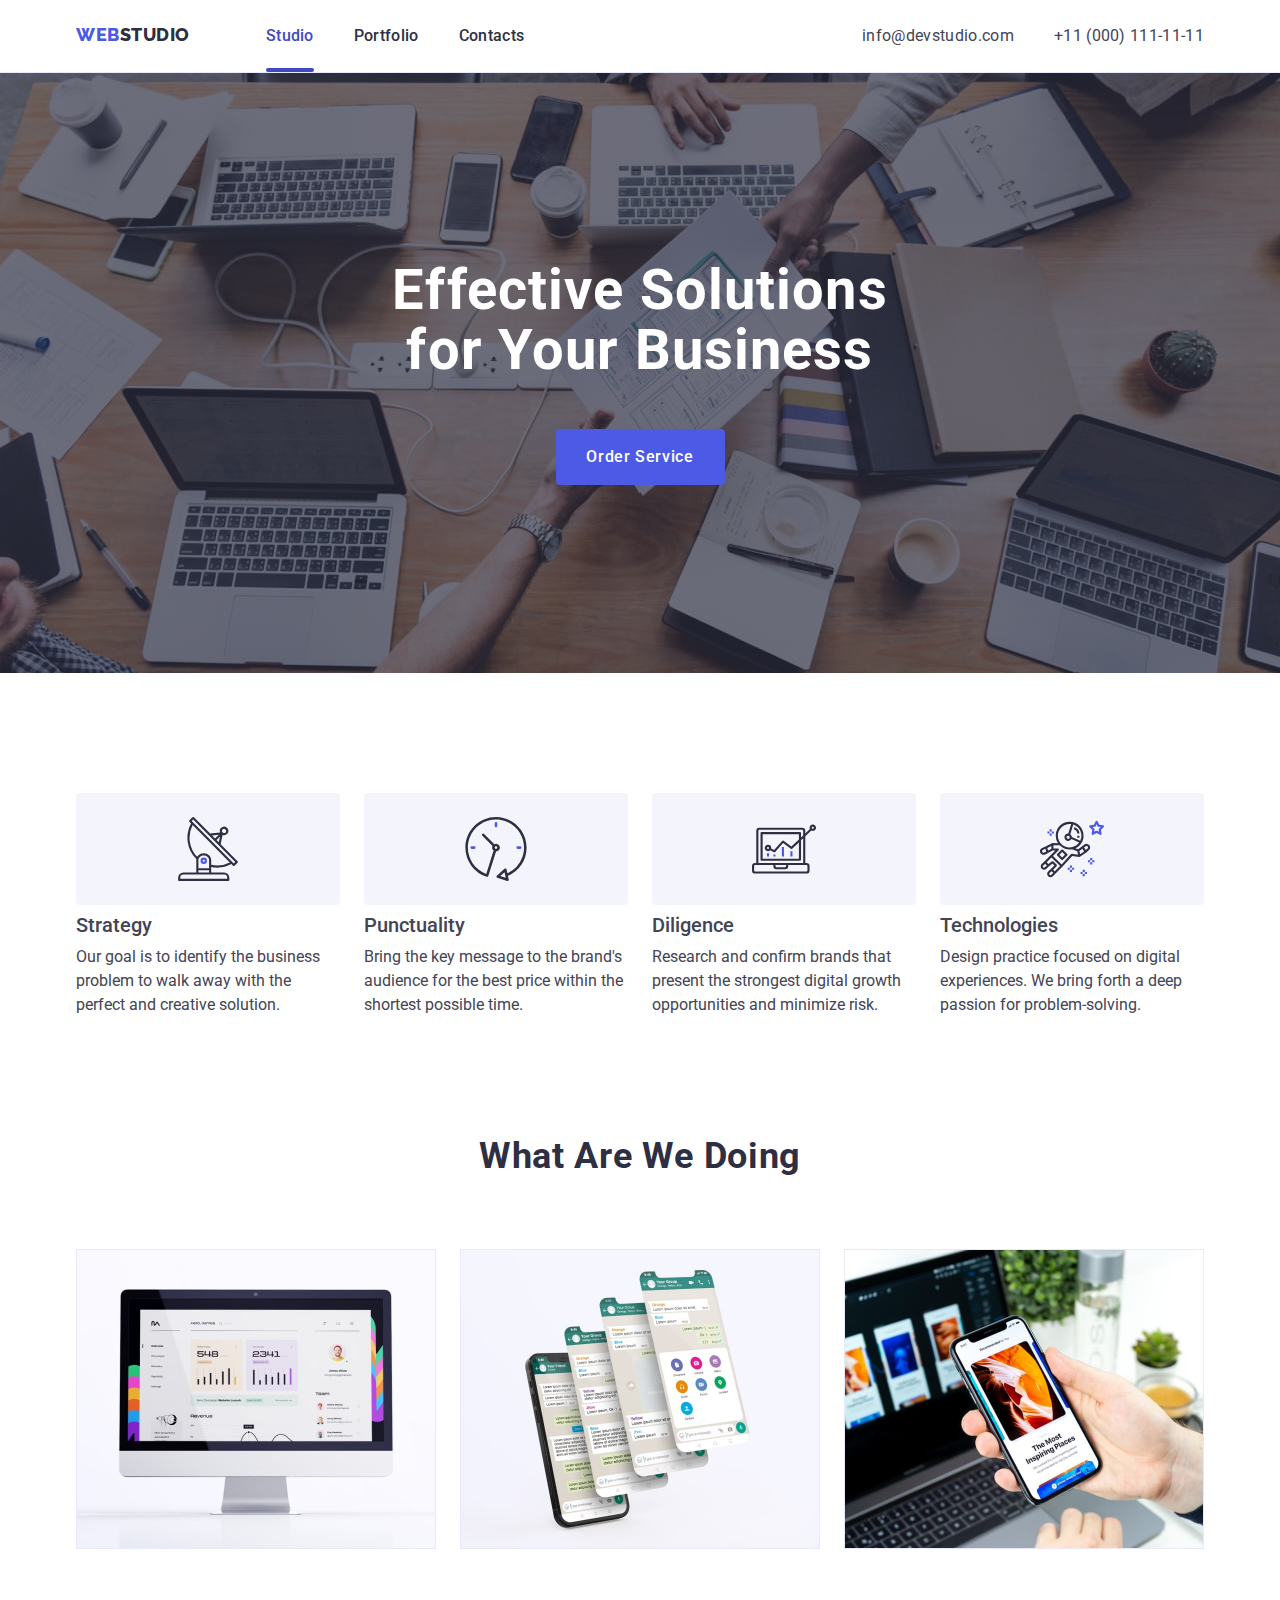
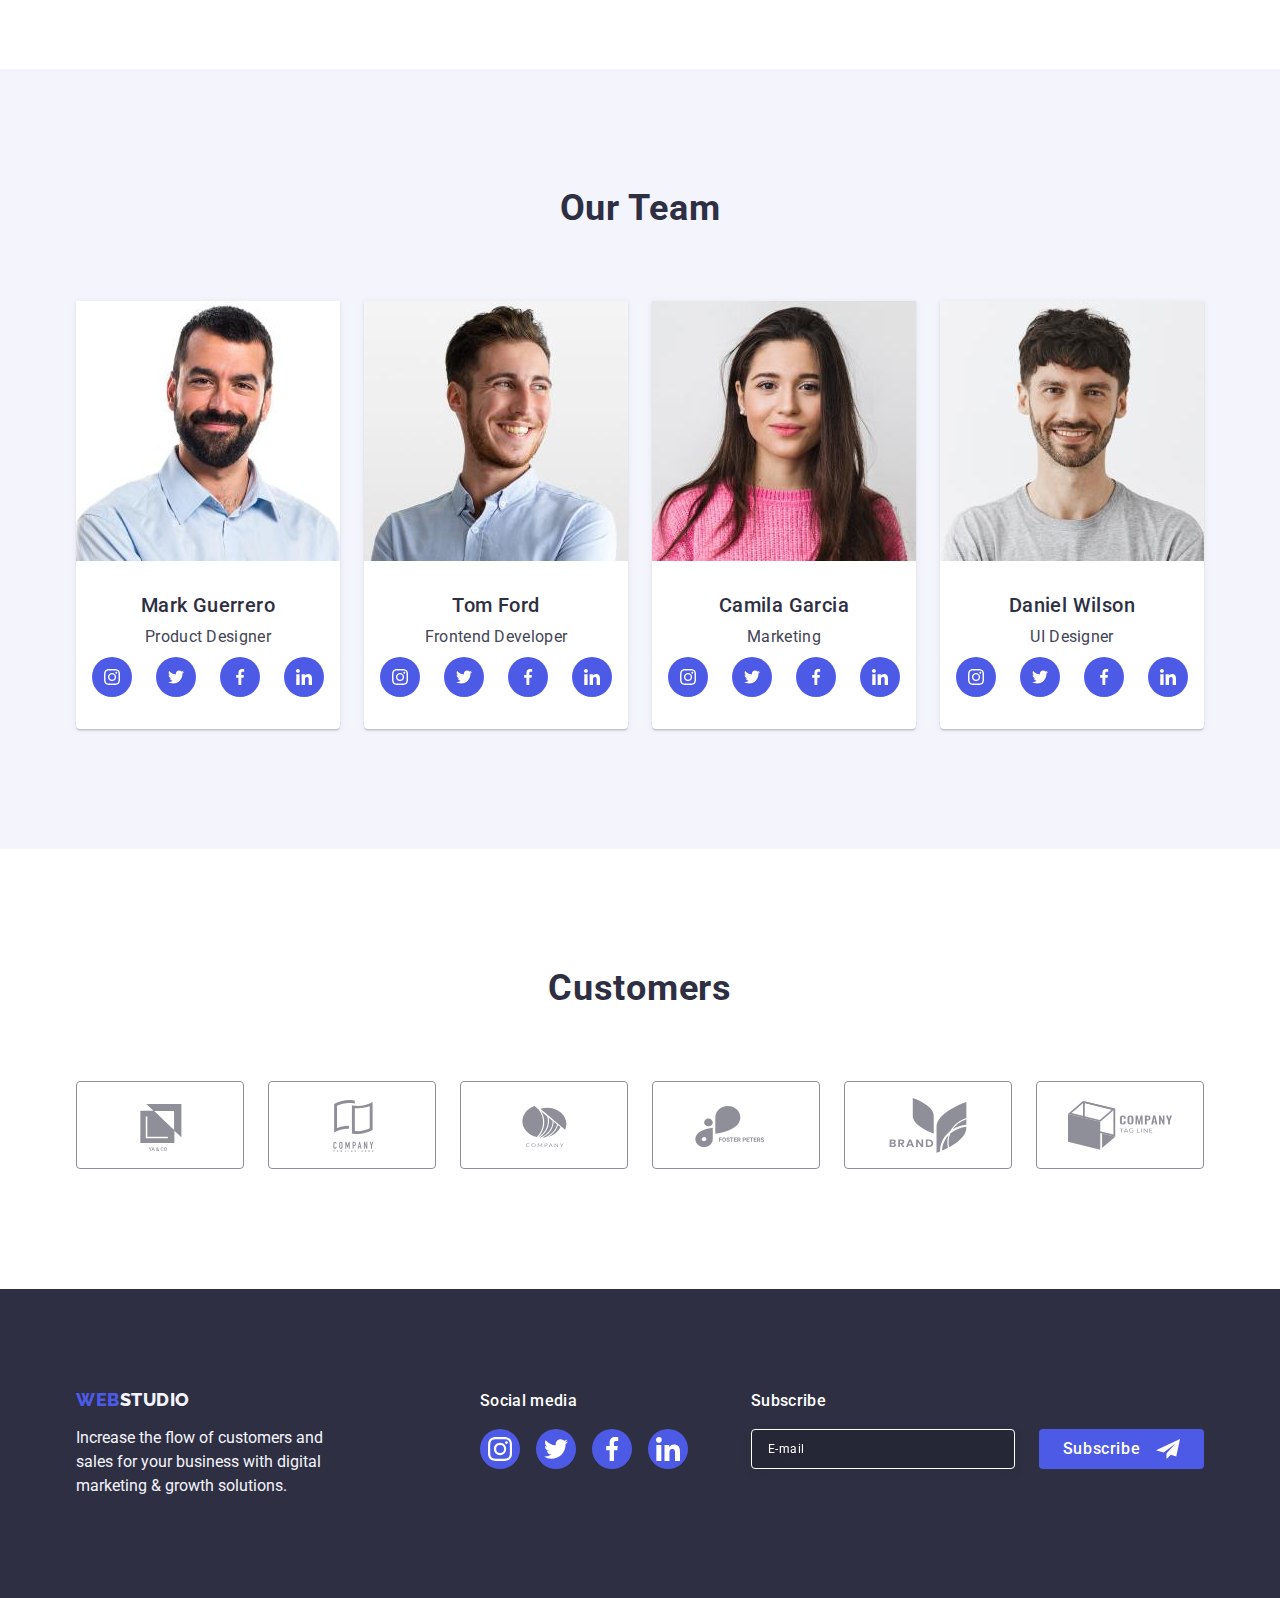
<file: index.html>
<!DOCTYPE html>
<html lang="en">

<head>
    <meta charset="UTF-8">
    <meta http-equiv="X-UA-Compatible" content="IE=edge">
    <meta name="viewport" content="width=device-width, initial-scale=1.0">
    <link rel="preconnect" href="https://fonts.googleapis.com">
    <link rel="preconnect" href="https://fonts.gstatic.com" crossorigin>
    <link href="https://fonts.googleapis.com/css2?family=Raleway:wght@800&family=Roboto:wght@400;500;700&display=swap"
        rel="stylesheet">
    <link href="
        https://cdn.jsdelivr.net/npm/modern-normalize@1.1.0/modern-normalize.min.css
        " rel="stylesheet">
    <link rel="stylesheet" href="./css/styles.css">
    <link rel="stylesheet" href="./css/media.css">
    <title>WebStudio</title>
</head>

<body>
    <header class="header">
        <div class="container header-container">
            <a class="link logo-header" href="./index.html">Web<span class="logo-header-b">Studio</span>
            </a>
            <button type="button" class="menu-open-btn" data-menu-open>
                <svg width="32" height="22" class="menu-icon">
                    <use href="./images/symbol-defs.svg#icon-menu"></use>
                </svg>
            </button>
            <nav class="nav">
                <div class="pc-nav">
                    <ul class="list nav-list">
                        <li class="nav-item">
                            <a class="link nav-link current" href="./index.html">Studio</a>
                        </li>
                        <li class="nav-item">
                            <a class="link nav-link" href="./portfolio.html">Portfolio</a>
                        </li>
                        <li class="nav-item">
                            <a class="link nav-link" href="">Contacts</a>
                        </li>
                    </ul>
                </div>
            </nav>
            <address class="adress-pc">
                <ul class="list adress-list">
                    <li class="adress-list-item">
                        <a class="link contacts-link" href="mailto:info@devstudio.com">info@devstudio.com</a>
                    </li>
                    <li class="adress-list-item">
                        <a class="link contacts-link" href="tel:+110001111111">+11 (000) 111-11-11</a>
                    </li>
                </ul>
            </address>
        </div>
        <div class="mob-menu is-hidden" data-menu>
            <button type="button" class="close-mob-menu-btn" data-menu-close>
                <svg width="8" height="8">
                    <use href="./images/symbol-defs.svg#icon-close"></use>
                </svg>
            </button>
            <div>
                <nav class="mob-menu-nav">
                    <ul class="list mob-menu-list">
                        <li class="mob-menu-item">
                            <a class="link mob-menu-link mob-link-current" href="./index.html">Studio</a>
                        </li>
                        <li class="mob-menu-item">
                            <a class="link mob-menu-link" href="./portfolio.html">Portfolio</a>
                        </li>
                        <li class="mob-menu-item">
                            <a class="link mob-menu-link" href="#">Contacts</a>
                        </li>
                    </ul>
                </nav>
            </div>
            <div>
                <address class="adress-mob ">
                    <ul class="list adress-mob-list">
                        <li class="adress-mob-list-item">
                            <a class="link telephone-mob-link" href="tel:+110001111111">+11 (000) 111-11-11</a>
                        </li>
                        <li class="adress-mob-list-item">
                            <a class="link email-mob-link" href="mailto:info@devstudio.com">info@devstudio.com</a>
                        </li>
                    </ul>
                </address>
                <ul class="mob-soc-list list">
                    <li class="mob-soc-item">
                        <a class="mob-soc-link link" href="">
                            <svg class="mob-soc-icon" width="24" height="24">
                                <use href="./images/symbol-defs.svg#icon-instagram"></use>
                            </svg>
                        </a>
                    </li>
                    <li class="mob-soc-item">
                        <a class="mob-soc-link link" href="">
                            <svg class="mob-soc-icon" width="24" height="24">
                                <use href="./images/symbol-defs.svg#icon-twitter"></use>
                            </svg>
                        </a>
                    </li>
                    <li class="mob-soc-item">
                        <a class="mob-soc-link link" href="">
                            <svg class="mob-soc-icon" width="24" height="24">
                                <use href="./images/symbol-defs.svg#icon-facebook"></use>
                            </svg>
                        </a>
                    </li>
                    <li class="mob-soc-item">
                        <a class="mob-soc-link link" href="">
                            <svg class="mob-soc-icon" width="24" height="24">
                                <use href="./images/symbol-defs.svg#icon-linkedin"></use>
                            </svg>
                        </a>
                    </li>
                </ul>
            </div>

        </div>
    </header>
    <main>
        <section class="hero">
            <div class="container hero-container">
                <h1 class="hero-title">Effective Solutions for Your Business</h1>
                <button class="button" type="button" data-modal-open>Order Service</button>
            </div>
        </section>
        <section class="features section">
            <div class="container features-container">
                <h2 class="section-title visually-hidden">Features</h2>
                <ul class="list features-list">
                    <li class="features-list-item">
                        <div class="features-wrap">
                            <svg class="features-icon" width="64" height="64">
                                <use href="./images/symbol-defs.svg#icon-antenna"></use>
                            </svg>
                        </div>
                        <h3 class="features-item-title ">Strategy</h3>
                        <p class="features-description">Our goal is to identify the business
                            problem to walk away with the perfect and creative solution.</p>
                    </li>
                    <li class="features-list-item">
                        <div class="features-wrap">
                            <svg class="features-icon" width="64" height="64">
                                <use href="./images/symbol-defs.svg#icon-clock"></use>
                            </svg>
                        </div>
                        <h3 class="features-item-title ">Punctuality</h3>
                        <p class="features-description">Bring the key message to the brand's audience for the best price
                            within
                            the
                            shortest possible
                            time.</p>
                    </li>
                    <li class="features-list-item">
                        <div class="features-wrap">
                            <svg class="features-icon" width="64" height="64">
                                <use href="./images/symbol-defs.svg#icon-diagram"></use>
                            </svg>
                        </div>
                        <h3 class="features-item-title ">Diligence</h3>
                        <p class="features-description">Research and confirm brands that present the strongest digital
                            growth
                            opportunities and minimize
                            risk.</p>
                    </li>
                    <li class="features-list-item">
                        <div class="features-wrap">
                            <svg class="features-icon" width="64" height="64">
                                <use href="./images/symbol-defs.svg#icon-astronaut"></use>
                            </svg>
                        </div>
                        <h3 class="features-item-title ">Technologies</h3>
                        <p class="features-description">Design practice focused on digital experiences. We bring forth a
                            deep
                            passion
                            for
                            problem-solving.</p>
                    </li>
                </ul>
            </div>
        </section>
        <section class="about-us section">
            <div class="container about-us-container">
                <h2 class="about-us-title section-title">What are we doing</h2>
                <ul class="list about-us-list">
                    <li class="about-us-item"><img class="about-us-img" srcset="./images/img-what-1-2x.jpg"
                            src="./images/img-what-1.jpg" alt="Personal computer" width="360" height="300"></li>
                    <li class="about-us-item"><img class="about-us-img" srcset="./images/img-what-2-2x.jpg"
                            src="./images/img-what-2.jpg" alt="Smartphone" width="360" height="300"></li>
                    <li class="about-us-item"><img class="about-us-img" srcset="./images/img-what-3-2x.jpg"
                            src="./images/img-what-3.jpg" alt="Notebook and smartphone" width="360" height="300"></li>
                </ul>
            </div>
        </section>
        <section class="our-team section">
            <div class="container our-team-container">
                <h2 class="section-title our-team-title">Our Team</h2>
                <ul class="list our-team-list">
                    <li class="our-team-item">
                        <img class="our-team-img" srcset="./images/team-1.jpg 1x, ./images/team-1-2x.jpg 2x"
                            src="./images/team-1.jpg" alt="Mark Guerrero" width="264" height="260">
                        <div class="our-team-item-wrapper">
                            <h3 class="our-team-item-title title">Mark Guerrero</h3>
                            <p class="our-team-item-description description">Product Designer</p>
                            <ul class="our-team-soc-list list">
                                <li class="our-team-soc-item">
                                    <a class="our-team-soc-link link" href="">
                                        <svg class="our-team-soc-icon" width="16" height="16">
                                            <use href="./images/symbol-defs.svg#icon-instagram"></use>
                                        </svg>
                                    </a>
                                </li>
                                <li class="our-team-soc-item">
                                    <a class="our-team-soc-link link" href="">
                                        <svg class="our-team-soc-icon" width="16" height="16">
                                            <use href="./images/symbol-defs.svg#icon-twitter"></use>
                                        </svg>
                                    </a>
                                </li>
                                <li class="our-team-soc-item">
                                    <a class="our-team-soc-link link" href="">
                                        <svg class="our-team-soc-icon" width="16" height="16">
                                            <use href="./images/symbol-defs.svg#icon-facebook"></use>
                                        </svg>
                                    </a>
                                </li>
                                <li class="our-team-soc-item">
                                    <a class="our-team-soc-link link" href="">
                                        <svg class="our-team-soc-icon" width="16" height="16">
                                            <use href="./images/symbol-defs.svg#icon-linkedin"></use>
                                        </svg>
                                    </a>
                                </li>
                            </ul>
                        </div>
                    </li>
                    <li class="our-team-item">
                        <img class="our-team-img" srcset="./images/team-2.jpg 1x, ./images/team-2-2x.jpg 2x"
                            src="./images/team-2.jpg" alt="Tom Ford" width="264" height="260">
                        <div class="our-team-item-wrapper">
                            <h3 class="our-team-item-title title">Tom Ford</h3>
                            <p class="our-team-item-description description">Frontend Developer</p>
                            <ul class="our-team-soc-list list">
                                <li class="our-team-soc-item">
                                    <a class="our-team-soc-link link" href="">
                                        <svg class="our-team-soc-icon" width="16" height="16">
                                            <use href="./images/symbol-defs.svg#icon-instagram"></use>
                                        </svg>
                                    </a>
                                </li>
                                <li class="our-team-soc-item">
                                    <a class="our-team-soc-link link" href="">
                                        <svg class="our-team-soc-icon" width="16" height="16">
                                            <use href="./images/symbol-defs.svg#icon-twitter"></use>
                                        </svg>
                                    </a>
                                </li>
                                <li class="our-team-soc-item">
                                    <a class="our-team-soc-link link" href="">
                                        <svg class="our-team-soc-icon" width="16" height="16">
                                            <use href="./images/symbol-defs.svg#icon-facebook"></use>
                                        </svg>
                                    </a>
                                </li>
                                <li class="our-team-soc-item">
                                    <a class="our-team-soc-link link" href="">
                                        <svg class="our-team-soc-icon" width="16" height="16">
                                            <use href="./images/symbol-defs.svg#icon-linkedin"></use>
                                        </svg>
                                    </a>
                                </li>
                            </ul>
                        </div>
                    </li>
                    <li class="our-team-item">
                        <img class="our-team-img" srcset="./images/team-3.jpg 1x, ./images/team-3-2x.jpg 2x"
                            src="./images/team-3.jpg" alt="Camila Garcia" width="264" height="260">
                        <div class="our-team-item-wrapper">
                            <h3 class="our-team-item-title title">Camila Garcia</h3>
                            <p class="our-team-item-description description">Marketing</p>
                            <ul class="our-team-soc-list list">
                                <li class="our-team-soc-item">
                                    <a class="our-team-soc-link link" href="">
                                        <svg class="our-team-soc-icon" width="16" height="16">
                                            <use href="./images/symbol-defs.svg#icon-instagram"></use>
                                        </svg>
                                    </a>
                                </li>
                                <li class="our-team-soc-item">
                                    <a class="our-team-soc-link link" href="">
                                        <svg class="our-team-soc-icon" width="16" height="16">
                                            <use href="./images/symbol-defs.svg#icon-twitter"></use>
                                        </svg>
                                    </a>
                                </li>
                                <li class="our-team-soc-item">
                                    <a class="our-team-soc-link link" href="">
                                        <svg class="our-team-soc-icon" width="16" height="16">
                                            <use href="./images/symbol-defs.svg#icon-facebook"></use>
                                        </svg>
                                    </a>
                                </li>
                                <li class="our-team-soc-item">
                                    <a class="our-team-soc-link link" href="">
                                        <svg class="our-team-soc-icon" width="16" height="16">
                                            <use href="./images/symbol-defs.svg#icon-linkedin"></use>
                                        </svg>
                                    </a>
                                </li>
                            </ul>
                        </div>
                    </li>
                    <li class="our-team-item">
                        <img class="our-team-img" srcset="./images/team-4.jpg 1x, ./images/team-4-2x.jpg 2x"
                            src="./images/team-4.jpg" alt="Daniel Wilson" width="264" height="260">
                        <div class="our-team-item-wrapper">
                            <h3 class="our-team-item-title title">Daniel Wilson</h3>
                            <p class="our-team-item-description description">UI Designer</p>
                            <ul class="our-team-soc-list list">
                                <li class="our-team-soc-item">
                                    <a class="our-team-soc-link link" href="">
                                        <svg class="our-team-soc-icon" width="16" height="16">
                                            <use href="./images/symbol-defs.svg#icon-instagram"></use>
                                        </svg>
                                    </a>
                                </li>
                                <li class="our-team-soc-item">
                                    <a class="our-team-soc-link link" href="">
                                        <svg class="our-team-soc-icon" width="16" height="16">
                                            <use href="./images/symbol-defs.svg#icon-twitter"></use>
                                        </svg>
                                    </a>
                                </li>
                                <li class="our-team-soc-item">
                                    <a class="our-team-soc-link link" href="">
                                        <svg class="our-team-soc-icon" width="16" height="16">
                                            <use href="./images/symbol-defs.svg#icon-facebook"></use>
                                        </svg>
                                    </a>
                                </li>
                                <li class="our-team-soc-item">
                                    <a class="our-team-soc-link link" href="">
                                        <svg class="our-team-soc-icon" width="16" height="16">
                                            <use href="./images/symbol-defs.svg#icon-linkedin"></use>
                                        </svg>
                                    </a>
                                </li>
                            </ul>
                        </div>
                    </li>
                </ul>
            </div>
        </section>
        <section class="customers section">
            <div class="container customers-container">
                <h2 class="section-title customers-title">Customers</h2>
                <ul class="customers-list">
                    <li class="customers-item">
                        <a class="customers-link link" href="">
                            <svg class="customers-icon">
                                <use href="./images/symbol-defs.svg#icon-yaco" width="104" heigth="56"></use>
                            </svg>
                        </a>
                    </li>
                    <li class="customers-item">
                        <a class="customers-link link" href="">
                            <svg class="customers-icon">
                                <use href="./images/symbol-defs.svg#icon-logo2" width="104" heigth="56"></use>
                            </svg>
                        </a>
                    </li>
                    <li class="customers-item">
                        <a class="customers-link link" href="">
                            <svg class="customers-icon">
                                <use href="./images/symbol-defs.svg#icon-company" width="104" heigth="56"></use>
                            </svg>
                        </a>
                    </li>
                    <li class="customers-item">
                        <a class="customers-link link" href="">
                            <svg class="customers-icon">
                                <use href="./images/symbol-defs.svg#icon-foster-peters" width="104" heigth="56"></use>
                            </svg>
                        </a>
                    </li>
                    <li class="customers-item">
                        <a class="customers-link link" href="">
                            <svg class="customers-icon">
                                <use href="./images/symbol-defs.svg#icon-brand" width="104" heigth="56"></use>
                            </svg>
                        </a>
                    </li>
                    <li class="customers-item">
                        <a class="customers-link link" href="">
                            <svg class="customers-icon">
                                <use href="./images/symbol-defs.svg#icon-tag-line" width="104" heigth="56"></use>
                            </svg>
                        </a>
                    </li>
                </ul>
            </div>
        </section>

    </main>
    <!-- ! FOOTER -->
    <footer class="footer">
        <div class="container footer-container">
            <div class="footer-wrp-container">
                <div class="footer-wrp1">
                    <a class="link logo-footer" href="./index.html">Web<span class="logo-footer-b">Studio</span></a>
                    <p class="footer-description">Increase the flow of customers and sales for your business with
                        digital
                        marketing
                        & growth solutions.</p>
                </div>
                <div class="footer-wrp2">
                    <p class="social-title">Social media</p>
                    <ul class="social-list list">
                        <li class="social-item">
                            <a class="social-link link" href="">
                                <svg class="social-icon" width="24" height="24">
                                    <use href="./images/symbol-defs.svg#icon-instagram"></use>
                                </svg>
                            </a>
                        </li>
                        <li class="social-item">
                            <a class="social-link link" href="">
                                <svg class="social-icon" width="24" height="24">
                                    <use href="./images/symbol-defs.svg#icon-twitter"></use>
                                </svg>
                            </a>
                        </li>
                        <li class="social-item">
                            <a class="social-link link" href="">
                                <svg class="social-icon" width="24" height="24">
                                    <use href="./images/symbol-defs.svg#icon-facebook"></use>
                                </svg>
                            </a>
                        </li>
                        <li class="social-item">
                            <a class="social-link link" href="">
                                <svg class="social-icon" width="24" height="24">
                                    <use href="./images/symbol-defs.svg#icon-linkedin"></use>
                                </svg>
                            </a>
                        </li>
                    </ul>
                </div>
            </div>
            <div class="footer-subscribe">
                <p class="social-title">Subscribe</p>
                <form name="subscribe-form" class="subscribe-form">
                    <div class="subscribe-wrap">
                        <input class="subscribe-input" id="user-email" name="user-email" type="text"
                            placeholder="E-mail" required />
                    </div>
                    <button class="subscribe-btn" type="submit">Subscribe
                        <svg width="8" height="8" class="subscribe-icon">
                            <use href="./images/symbol-defs.svg#icon-frame"></use>
                        </svg>
                    </button>
                </form>
            </div>
        </div>
    </footer>
    <div class="backdrop is-hidden" data-modal>
        <div class="modal">
            <button type="button" class="close-btn" data-modal-close>
                <svg width="8" height="8" class="close-icon">
                    <use href="./images/symbol-defs.svg#icon-close"></use>
                </svg>
            </button>
            <p class="modal-title">Leave your contacts and we will call you back</p>
            <form class="modal-form" name="modal-form" autocomplete="on">
                <div class="modal-field">
                    <label class="input-text" for="user-name">Name</label>
                    <div class="input-wrap">
                        <input class="modal-input" id="user-name" name="user-name" type="text" required />
                        <svg class="modal-icon" width="24" height="24">
                            <use href="./images/symbol-defs.svg#icon-person"></use>
                        </svg>
                    </div>
                </div>
                <div class="modal-field">
                    <label class="input-text" for="user-phone">Phone</label>
                    <div class="input-wrap">
                        <input class="modal-input" id="user-phone" name="user-phone" type="tel" required />
                        <svg class="modal-icon" width="24" height="24">
                            <use href="./images/symbol-defs.svg#icon-phone"></use>
                        </svg>
                    </div>
                </div>
                <div class="modal-field">
                    <label class="input-text" for="user-email">Email</label>
                    <div class="input-wrap">
                        <input class="modal-input" id="user-email" name="user-email" type="text" />
                        <svg class="modal-icon" width="24" height="24">
                            <use href="./images/symbol-defs.svg#icon-email"></use>
                        </svg>
                    </div>
                </div>
                <div class="modal-field-last">
                    <label class="input-text" for="comment-text">Comment</label>
                    <div class="input-wrap">
                        <textarea class="comment-input" name="comment-text" id="comment-text"
                            placeholder="Text input"></textarea>
                    </div>
                </div>
                <div class="checkbox-field">
                    <input class="modal-chexbox visually-hidden" type="checkbox" name="accept-checkbox"
                        id="accept-checkbox" value="agree" required />
                    <label class="checkbox-label" for="accept-checkbox">
                        <span class="checkbox-label-span">
                            <svg class="checkbox-icon" width="10" height="8">
                                <use href="./images/symbol-defs.svg#icon-checkbox"></use>
                            </svg>
                        </span>
                        I accept the terms and conditions of the
                        <a class="priv-policy-link" href="">Privacy Policy
                        </a>
                    </label>
                </div>
                <button class="button" type="submit">Send</button>
            </form>
        </div>

    </div>

    <script src="./js/modal.js"></script>
    <script src="./js/menu.js"></script>

</body>

</html>
</file>
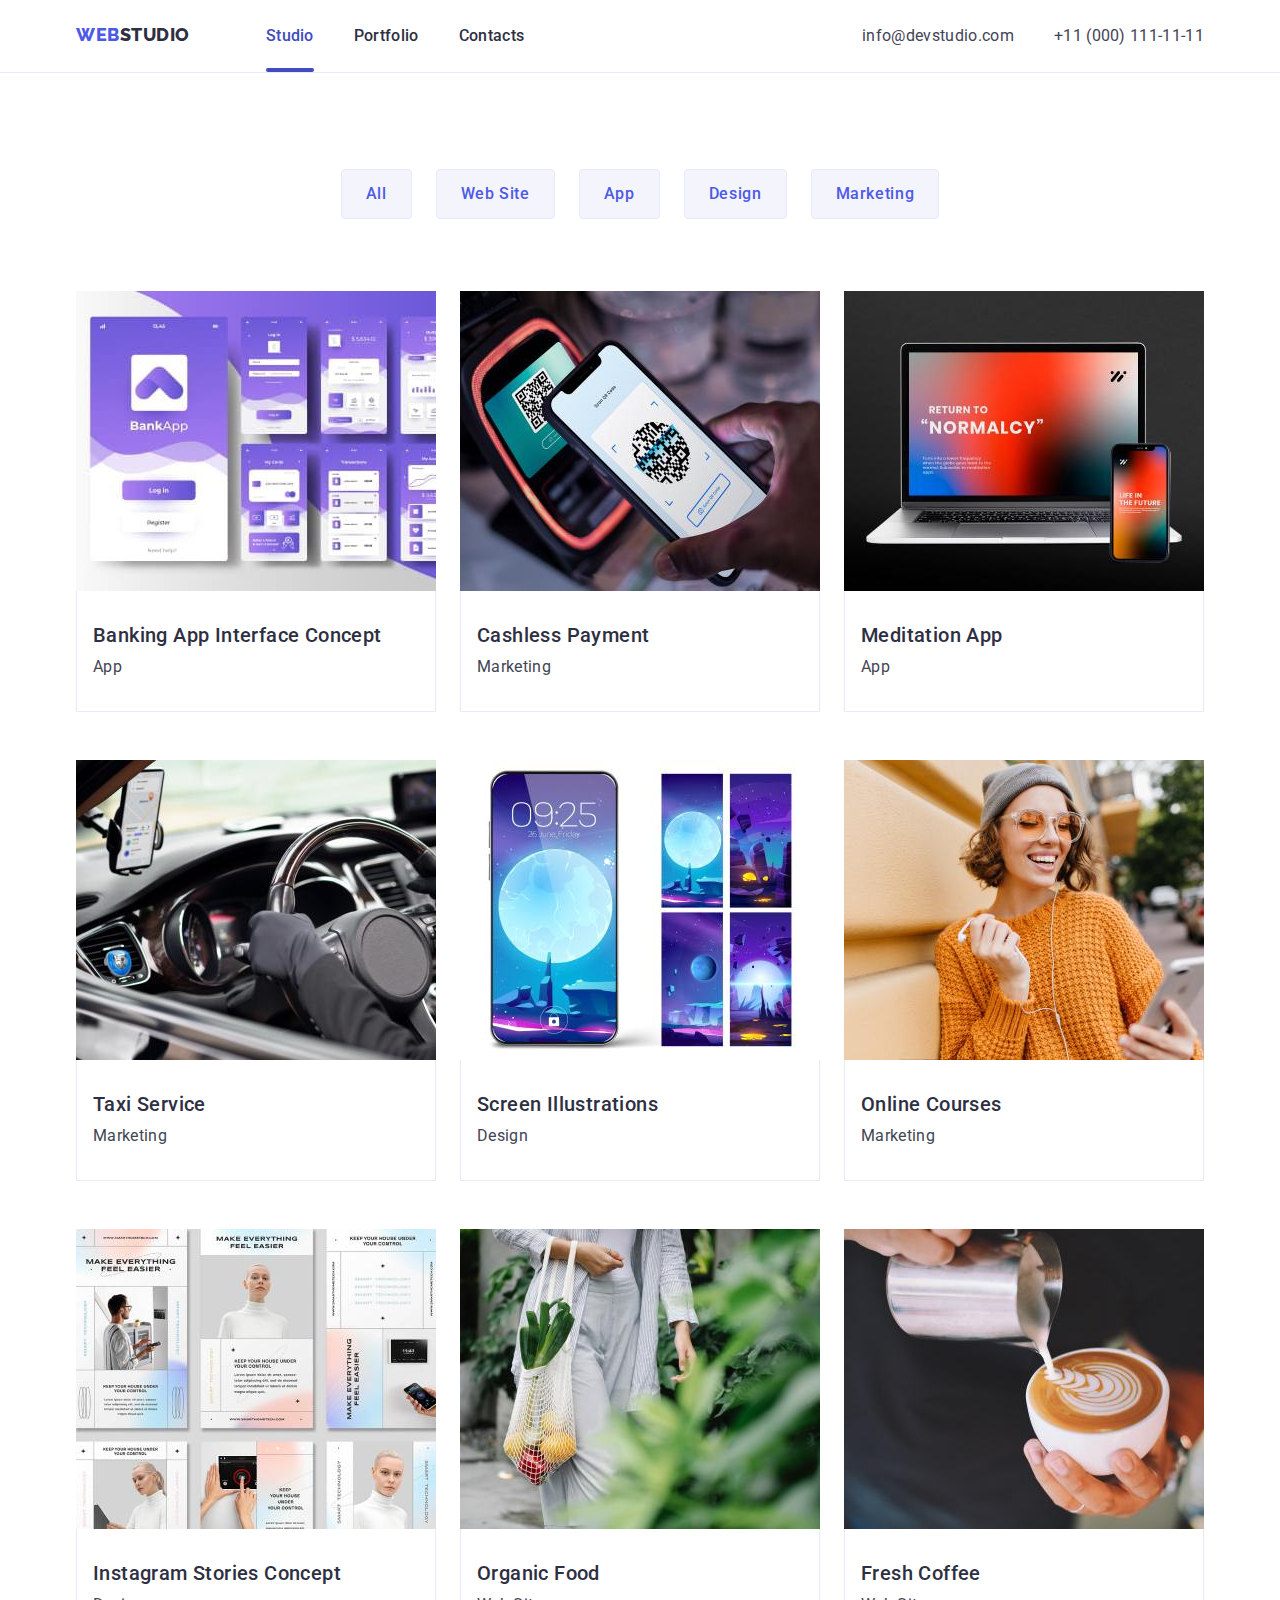
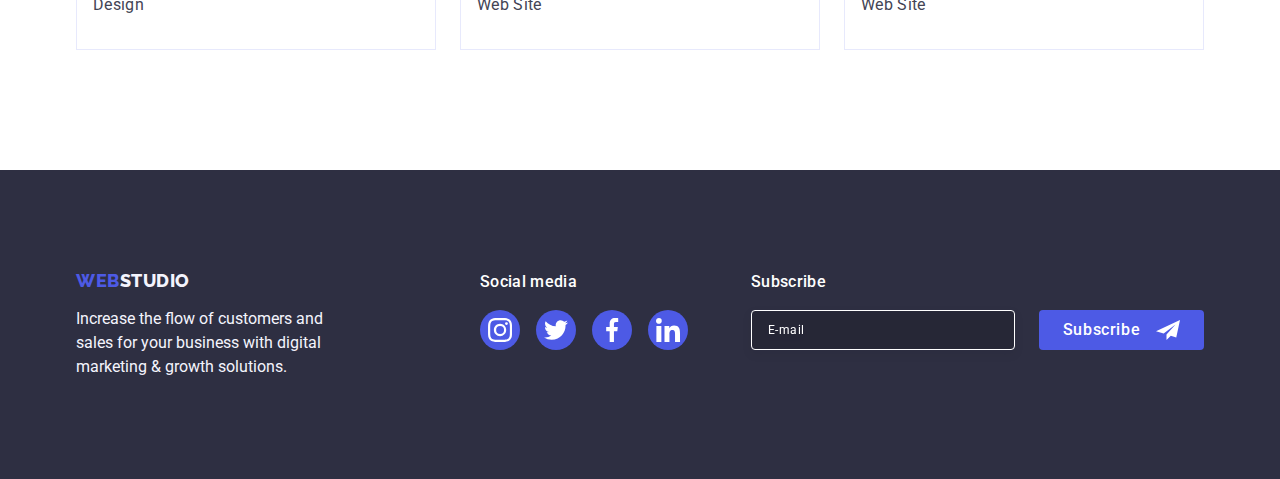
<file: portfolio.html>
<!DOCTYPE html>
<html lang="en">

<head>
    <meta charset="UTF-8">
    <meta http-equiv="X-UA-Compatible" content="IE=edge">
    <meta name="viewport" content="width=device-width, initial-scale=1.0">
    <link rel="preconnect" href="https://fonts.googleapis.com">
    <link rel="preconnect" href="https://fonts.gstatic.com" crossorigin>
    <link href="https://fonts.googleapis.com/css2?family=Raleway:wght@800&family=Roboto:wght@400;500;700&display=swap"
        rel="stylesheet">
    <link href="
        https://cdn.jsdelivr.net/npm/modern-normalize@1.1.0/modern-normalize.min.css
        " rel="stylesheet">
    <link rel="stylesheet" href="./css/styles.css">
    <link rel="stylesheet" href="./css/media.css">
    <title>WebStudio - Portfolio</title>
</head>

<body>
    <!--! Header -->
    <header class="header">
        <div class="container header-container">
            <a class="link logo-header" href="./index.html">Web<span class="logo-header-b">Studio</span>
            </a>
            <button type="button" class="menu-open-btn" data-menu-open>
                <svg width="32" height="22" class="menu-icon">
                    <use href="./images/symbol-defs.svg#icon-menu"></use>
                </svg>
            </button>
            <nav class="nav">
                <div class="pc-nav">
                    <ul class="list nav-list">
                        <li class="nav-item">
                            <a class="link nav-link current" href="./index.html">Studio</a>
                        </li>
                        <li class="nav-item">
                            <a class="link nav-link" href="./portfolio.html">Portfolio</a>
                        </li>
                        <li class="nav-item">
                            <a class="link nav-link" href="">Contacts</a>
                        </li>
                    </ul>
                </div>
            </nav>
            <address class="adress-pc">
                <ul class="list adress-list">
                    <li class="adress-list-item">
                        <a class="link contacts-link" href="mailto:info@devstudio.com">info@devstudio.com</a>
                    </li>
                    <li class="adress-list-item">
                        <a class="link contacts-link" href="tel:+110001111111">+11 (000) 111-11-11</a>
                    </li>
                </ul>
            </address>
        </div>
        <div class="mob-menu is-hidden" data-menu>
            <button type="button" class="close-mob-menu-btn" data-menu-close>
                <svg width="8" height="8">
                    <use href="./images/symbol-defs.svg#icon-close"></use>
                </svg>
            </button>
            <div>
                <nav class="mob-menu-nav">
                    <ul class="list mob-menu-list">
                        <li class="mob-menu-item">
                            <a class="link mob-menu-link mob-link-current" href="./index.html">Studio</a>
                        </li>
                        <li class="mob-menu-item">
                            <a class="link mob-menu-link" href="./portfolio.html">Portfolio</a>
                        </li>
                        <li class="mob-menu-item">
                            <a class="link mob-menu-link" href="#">Contacts</a>
                        </li>
                    </ul>
                </nav>
            </div>
            <div>
                <address class="adress-mob ">
                    <ul class="list adress-mob-list">
                        <li class="adress-mob-list-item">
                            <a class="link telephone-mob-link" href="tel:+110001111111">+11 (000) 111-11-11</a>
                        </li>
                        <li class="adress-mob-list-item">
                            <a class="link email-mob-link" href="mailto:info@devstudio.com">info@devstudio.com</a>
                        </li>
                    </ul>
                </address>
                <ul class="mob-soc-list list">
                    <li class="mob-soc-item">
                        <a class="mob-soc-link link" href="">
                            <svg class="mob-soc-icon" width="24" height="24">
                                <use href="./images/symbol-defs.svg#icon-instagram"></use>
                            </svg>
                        </a>
                    </li>
                    <li class="mob-soc-item">
                        <a class="mob-soc-link link" href="">
                            <svg class="mob-soc-icon" width="24" height="24">
                                <use href="./images/symbol-defs.svg#icon-twitter"></use>
                            </svg>
                        </a>
                    </li>
                    <li class="mob-soc-item">
                        <a class="mob-soc-link link" href="">
                            <svg class="mob-soc-icon" width="24" height="24">
                                <use href="./images/symbol-defs.svg#icon-facebook"></use>
                            </svg>
                        </a>
                    </li>
                    <li class="mob-soc-item">
                        <a class="mob-soc-link link" href="">
                            <svg class="mob-soc-icon" width="24" height="24">
                                <use href="./images/symbol-defs.svg#icon-linkedin"></use>
                            </svg>
                        </a>
                    </li>
                </ul>
            </div>

        </div>
    </header>
    <main>
        <section class="portfolio">
            <div class="container portfolio-container">
                <h1 class="visually-hidden">portfolio</h1>
                <ul class="list filter-list">
                    <li class="filter-item">
                        <button class="filter-button" type="button">All</button>
                    </li>
                    <li class="filter-item">
                        <button class="filter-button" type="button">Web Site</button>
                    </li>
                    <li class="filter-item">
                        <button class="filter-button" type="button">App</button>
                    </li>
                    <li class="filter-item">
                        <button class="filter-button" type="button">Design</button>
                    </li>
                    <li class="filter-item">
                        <button class="filter-button" type="button">Marketing</button>
                    </li>
                </ul>
                <ul class="portfolio-list list">
                    <li class="portfolio-item">
                        <a class="link portfolio-link" href="">
                            <div class="portfolio-cover">
                                <img class="portfolio-img" src="./images/portfolio/banking-app.jpg" alt="App Interface"
                                    width="360" height="300">
                                <p class="cover-description">14 Stylish and User-Friendly App Design Concepts · Task
                                    Manager App · Calorie Tracker App · Exotic Fruit Ecommerce App · Cloud Storage App
                                </p>
                            </div>
                            <div class="portfolio-item-wrapper">
                                <h2 class="title">Banking App Interface Concept</h2>
                                <p class="description portfolio-item-description">App</p>
                            </div>
                        </a>
                    </li>
                    <li class="portfolio-item">
                        <a class="link portfolio-link" href="">
                            <div class="portfolio-cover">
                                <img class="portfolio-img" src="./images/portfolio/cashless-payment.jpg" alt="Marketing"
                                    width="360" height="300">
                                <p class="cover-description">14 Stylish and User-Friendly App Design Concepts · Task
                                    Manager App · Calorie Tracker App · Exotic Fruit Ecommerce App · Cloud Storage App
                                </p>
                            </div>
                            <div class="portfolio-item-wrapper">
                                <h2 class="title">Cashless Payment</h2>
                                <p class="description">Marketing</p>
                            </div>
                        </a>
                    </li>
                    <li class="portfolio-item">
                        <a class="link portfolio-link" href="">
                            <div class="portfolio-cover">
                                <img class="portfolio-img" src="./images/portfolio/meditation-app.jpg"
                                    alt="notebook smartphone" width="360" height="300">
                                <p class="cover-description">14 Stylish and User-Friendly App Design Concepts · Task
                                    Manager App · Calorie Tracker App · Exotic Fruit Ecommerce App · Cloud Storage App
                                </p>
                            </div>
                            <div class="portfolio-item-wrapper">
                                <h2 class="title">Meditation App</h2>
                                <p class="description">App</p>
                            </div>

                        </a>
                    </li>
                    <li class="portfolio-item">
                        <a class="link portfolio-link" href="">
                            <div class="portfolio-cover">
                                <img class="portfolio-img" src="./images/portfolio/taxi-service.jpg" alt="Taxi Service"
                                    width="360" height="300">
                                <p class="cover-description">14 Stylish and User-Friendly App Design Concepts · Task
                                    Manager App · Calorie Tracker App · Exotic Fruit Ecommerce App · Cloud Storage App
                                </p>
                            </div>
                            <div class="portfolio-item-wrapper">
                                <h2 class="title">Taxi Service</h2>
                                <p class="description">Marketing</p>
                            </div>
                        </a>
                    </li>
                    <li class="portfolio-item">
                        <a class="link portfolio-link" href="">
                            <div class="portfolio-cover">
                                <img class="portfolio-img" src="./images/portfolio/screen-illustrations.jpg"
                                    alt="Screens" width="360" height="300">
                                <p class="cover-description">14 Stylish and User-Friendly App Design Concepts · Task
                                    Manager App · Calorie Tracker App · Exotic Fruit Ecommerce App · Cloud Storage App
                                </p>
                            </div>
                            <div class="portfolio-item-wrapper">
                                <h2 class="title">Screen Illustrations</h2>
                                <p class="description">Design</p>
                            </div>
                        </a>
                    </li>
                    <li class="portfolio-item">
                        <a class="link portfolio-link" href="">
                            <div class="portfolio-cover">
                                <img class="portfolio-img" src="./images/portfolio/online-courses.jpg"
                                    alt="Happy girl wit smartphone" width="360" height="300">
                                <p class="cover-description">14 Stylish and User-Friendly App Design Concepts · Task
                                    Manager App · Calorie Tracker App · Exotic Fruit Ecommerce App · Cloud Storage App
                                </p>
                            </div>
                            <div class="portfolio-item-wrapper">
                                <h2 class="title">Online Courses</h2>
                                <p class="description">Marketing</p>
                            </div>
                        </a>
                    </li>
                    <li class="portfolio-item">
                        <a class="link portfolio-link" href="">
                            <div class="portfolio-cover">
                                <img class="portfolio-img" src="./images/portfolio/inst-stories-concept.jpg"
                                    alt="Instagram Stories" width="360" height="300">
                                <p class="cover-description">14 Stylish and User-Friendly App Design Concepts · Task
                                    Manager App · Calorie Tracker App · Exotic Fruit Ecommerce App · Cloud Storage App
                                </p>
                            </div>
                            <div class="portfolio-item-wrapper">
                                <h2 class="title">Instagram Stories Concept</h2>
                                <p class="description">Design</p>
                            </div>
                        </a>
                    </li>
                    <li class="portfolio-item">
                        <a class="link portfolio-link" href="">
                            <div class="portfolio-cover">
                                <img class="portfolio-img" src="./images/portfolio/organic-food.jpg"
                                    alt="Organic Food in baskat" width="360" height="300">
                                <p class="cover-description">14 Stylish and User-Friendly App Design Concepts · Task
                                    Manager App · Calorie Tracker App · Exotic Fruit Ecommerce App · Cloud Storage App
                                </p>
                            </div>
                            <div class="portfolio-item-wrapper">
                                <h2 class="title">Organic Food</h2>
                                <p class="description">Web Site</p>
                            </div>

                        </a>
                    </li>
                    <li class="portfolio-item">
                        <a class="link portfolio-link" href="">
                            <div class="portfolio-cover">
                                <img class="portfolio-img" src="./images/portfolio/fresh-coffee.jpg" alt="Fresh Coffee"
                                    width="360" height="300">
                                <p class="cover-description">14 Stylish and User-Friendly App Design Concepts · Task
                                    Manager App · Calorie Tracker App · Exotic Fruit Ecommerce App · Cloud Storage App
                                </p>
                            </div>
                            <div class="portfolio-item-wrapper">
                                <h2 class="title">Fresh Coffee</h2>
                                <p class="description">Web Site</p>
                            </div>
                        </a>
                    </li>
                </ul>
        </section>
        </div>
    </main>
    <footer class="footer">
        <div class="container footer-container">
            <div class="footer-wrp-container">
                <div class="footer-wrp1">
                    <a class="link logo-footer" href="./index.html">Web<span class="logo-footer-b">Studio</span></a>
                    <p class="footer-description">Increase the flow of customers and sales for your business with
                        digital
                        marketing
                        & growth solutions.</p>
                </div>
                <div class="footer-wrp2">
                    <p class="social-title">Social media</p>
                    <ul class="social-list list">
                        <li class="social-item">
                            <a class="social-link link" href="">
                                <svg class="social-icon" width="24" height="24">
                                    <use href="./images/symbol-defs.svg#icon-instagram"></use>
                                </svg>
                            </a>
                        </li>
                        <li class="social-item">
                            <a class="social-link link" href="">
                                <svg class="social-icon" width="24" height="24">
                                    <use href="./images/symbol-defs.svg#icon-twitter"></use>
                                </svg>
                            </a>
                        </li>
                        <li class="social-item">
                            <a class="social-link link" href="">
                                <svg class="social-icon" width="24" height="24">
                                    <use href="./images/symbol-defs.svg#icon-facebook"></use>
                                </svg>
                            </a>
                        </li>
                        <li class="social-item">
                            <a class="social-link link" href="">
                                <svg class="social-icon" width="24" height="24">
                                    <use href="./images/symbol-defs.svg#icon-linkedin"></use>
                                </svg>
                            </a>
                        </li>
                    </ul>
                </div>
            </div>
            <div class="footer-subscribe">
                <p class="social-title">Subscribe</p>
                <form name="subscribe-form" class="subscribe-form">
                    <div class="subscribe-wrap">
                        <input class="subscribe-input" id="user-email" name="user-email" type="text"
                            placeholder="E-mail" required />
                    </div>
                    <button class="subscribe-btn" type="submit">Subscribe
                        <svg width="8" height="8" class="subscribe-icon">
                            <use href="./images/symbol-defs.svg#icon-frame"></use>
                        </svg>
                    </button>
                </form>
            </div>
        </div>
    </footer>
</body>

</html>
</file>
<file: css/styles.css>
:root {
    --accent-color: #404bbf;
    --common-text-color: #434455;
    --secondary-text-color: #F4F4FD;
    --hero-background-color: #2E2F42;
    --hero-text-color: #FFFFFF;
    --footer-background-color: #2E2F42;
    --common-background-color: #FFFFFF;
    --secondary-background-color: #F4F4FD;
    --logo-main-color: #4D5AE5;
    --logo-footercolor-b: #2e2f42;
    --filter-common-text-color: #4D5AE5;
    --filter-common-background: #F4F4FD;
    --filter-secondary-text-color: #FFFFFF;
    --nav-color: #2e2f42;
    --title-color: #2e2f42;
    --icon-common-color: #4D5AE5;
    --icon-accent-color: #31D0AA;

    --common-modal-text: #8E8F99;

    --common-time-func: 200ms cubic-bezier(0.4, 0, 0.2, 1);
}

h1,
h2,
h3,
h4,
h5,
h6,
p {
    margin: 0;
}

img {
    display: block;
    max-width: 100%;
    height: auto;
    width: 100%;
}

button {
    display: block;
    cursor: pointer;
    border: none;
    border-radius: 4px;
}

address {
    font-style: normal;
}

ul {
    list-style: none;
    margin: 0;
    padding-left: 0;
}

body {
    font-family: 'Roboto', sans-serif;
    color: var(--common-text-color);
    background-color: var(--common-background-color);
}

.visually-hidden {
    position: absolute;
    width: 1px;
    height: 1px;
    margin: -1px;
    border: 0;
    padding: 0;

    white-space: nowrap;
    clip-path: inset(100%);
    clip: rect(0 0 0 0);
    overflow: hidden;
}

.container {
    width: 100%;
    padding-left: 15px;
    padding-right: 15px;
    margin: 0 auto;

}

.section {
    padding-top: 96px;
    padding-bottom: 96px;
    /* padding-top: 120px;
    padding-bottom: 120px; */
}

.link {
    text-decoration: none;
    padding: 0;
}

.list {
    list-style: none;
}

.title {
    font-weight: 500;
    font-size: 20px;
    line-height: 1.2;
    letter-spacing: 0.02em;
    color: var(--title-color);
    margin-bottom: 8px;
}

.description {
    line-height: 1.5;
    letter-spacing: 0.02em;
    color: var(--common-text-color);
}

.section-title {
    font-size: 36px;
    line-height: 1.11;
    letter-spacing: 0.02em;
    text-transform: capitalize;
    color: var(--title-color);
}

/** <============= MODAL ============> */

.backdrop {
    position: fixed;
    top: 0;
    width: 100%;
    height: 100%;
    background-color: rgba(46, 47, 66, 0.4);

    transition: opacity var(--common-time-func),
        visibility var(--common-time-func);
}

.is-hidden {
    opacity: 0;
    visibility: 0;
    pointer-events: none;
}



.modal {
    max-width: 408px;
    width: calc(100vw - 36px);
    background-color: #FCFCFC;
    border: 1px solid rgba(0, 0, 0, 0.1);
    padding-top: 72px;
    padding-bottom: 24px;
    padding-left: 18px;
    position: fixed;
    left: 50%;
    top: 50%;
    opacity: 1;
    transform: translate(-50%, -50%);
    transition: transform var(--common-time-func), scale var(--common-time-func);
    padding-left: 24px;
    padding-right: 24px;
    border-radius: 4px;
}

.backdrop.is-hidden .modal {
    transform: translate(-50%, -50%) scale(0)
}

.close-btn {
    display: flex;
    justify-content: center;
    align-items: center;
    padding: 0;
    width: 24px;
    height: 24px;
    background-color: #E7E9FC;
    border: 1px solid rgba(0, 0, 0, 0.1);
    border-radius: 12px;

    position: absolute;
    right: 24px;
    top: 24px;

    transition: background-color var(--common-time-func), fill var(--common-time-func), border-color var(--common-time-func);
}

.close-btn:hover,
.close-btn:focus {
    background-color: var(--accent-color);
    fill: var(--filter-secondary-text-color);
    border-color: transparent;
}

.close-icon {}

.modal-title {
    font-weight: 500;
    line-height: 1.5;
    letter-spacing: 0.02em;
    text-align: center;
    margin-bottom: 16px;

    color: var(--title-color);
}

.modal-form {}

.modal-field {
    margin-bottom: 8px;
}

.modal-field-last {
    margin-bottom: 16px;
}

.checkbox-field {
    margin-bottom: 24px;
}

.input-text {
    font-size: 12px;
    line-height: 1.17;
    letter-spacing: 0.04em;
    color: var(--common-modal-text);
    display: block;

    margin-bottom: 4px;
}

.input-wrap {
    position: relative;
}

.modal-input {
    width: 100%;
    height: 40px;
    padding-left: 38px;

    border-radius: 4px;
    border: 1px solid rgba(46, 47, 66, 0.4);
    outline: transparent;
    transition: border-color var(--common-time-func);
}

.modal-input:focus {
    border-color: var(--icon-common-color);
}

.modal-icon {
    position: absolute;
    left: 16px;
    top: 50%;
    transform: translateY(-50%);
    transition: fill var(--common-time-func);
}

.modal-input:focus+.modal-icon {
    fill: var(--icon-common-color);
}

.checkbox-label {
    font-size: 12px;
    line-height: 1.17px;

    letter-spacing: 0.04em;

    color: var(--common-modal-text);

    position: relative;
    padding-left: 24px;
}

.checkbox-label-span {
    width: 16px;
    height: 16px;
    border: 1px solid rgba(46, 47, 66, 0.4);
    border-radius: 2px;
    display: flex;
    align-items: center;
    justify-content: center;
    margin-right: 8px;
    fill: transparent;
    transition: fill var(--common-time-func), background-color var(--common-time-func), border-color var(--common-time-func);

    position: absolute;
    left: 0;
}

.modal-chexbox:checked+.checkbox-label span {
    background-color: var(--accent-color);
    fill: var(--secondary-text-color);
}

.modal-chexbox:focus+.checkbox-label span {
    border-color: var(--accent-color);
}

.checkbox-icon {}

.comment-input {
    padding-top: 8px;
    padding-left: 16px;
    width: 100%;
    height: 120px;

    outline: transparent;
    border-radius: 4px;
    border: 1px solid rgba(46, 47, 66, 0.4);
    resize: none;
    transition: border-color var(--common-time-func);

}

.comment-input:focus {
    border-color: var(--icon-common-color);
}

.priv-policy-link {
    color: var(--accent-color);

    margin-left: 3px;
}




/** <============= HEADER SECTION ============> */
.logo-header {
    height: 24px;
    font-family: 'Raleway', sans-serif;
    text-transform: uppercase;
    font-weight: 800;
    font-size: 18px;
    line-height: 1.17;
    letter-spacing: 0.03em;
    color: var(--logo-main-color);
    margin-bottom: 24px;
    margin-top: 24px;
}


.logo-header-b {
    color: var(--logo-footercolor-b);
}

.pc-nav {
    display: none;
}

.nav-link {
    font-weight: 500;
    font-size: 16px;
    line-height: 1.5;
    letter-spacing: 0.02em;
    color: var(--nav-color);
    position: relative;

    transition: color var(--common-time-func);
}



.nav-link:hover,
.nav-link:focus {
    color: var(--accent-color);

}

.current {
    color: var(--accent-color);
}

.current::after {
    content: '';
    display: block;
    width: 100%;
    height: 4px;
    border-radius: 2px;
    background-color: var(--accent-color);
    position: absolute;
    margin-top: 20px;
}

.contacts-link {
    color: var(--common-text-color);
    font-style: normal;
    letter-spacing: 0.02em;
    line-height: 1.5;

    transition: color var(--common-time-func);
}

.contacts-link:hover,
.contacts-link:focus {
    color: var(--accent-color);
}

.header {
    border-bottom: 1px solid #E7E9FC;

    background-color: var(--common-background-color);
}

.header-container {
    width: 100%;
    position: relative;
    display: flex;
    align-items: center;
}




.nav-list {
    display: flex;
    flex-direction: row;
    margin-left: 76px;
}

.nav-item:first-child {
    margin-left: 0px;
}

.nav-item:last-child {
    margin-right: 0px;
}

.nav-item {

    margin-left: 40px;
}

.adress-list {
    display: none;
}

.menu-open-btn {

    /* width: 32px;
    height: 22px; */

    position: absolute;
    right: 24px;
    top: 24px;
    background-color: transparent;

}

.menu-icon {
    stroke: var(--nav-color);
}


.mob-menu {
    position: fixed;
    width: 100%;
    height: 100%;
    top: 0;
    left: 0;
    padding-bottom: 40px;
    padding-top: 80px;
    padding-left: 40px;
    padding-right: 40px;
    background-color: var(--common-background-color);
    display: flex;
    flex-flow: column;
    justify-content: space-between;

    transition: opacity var(--common-time-func),
        visibility var(--common-time-func);
}

/*  */
.close-mob-menu-btn {
    position: absolute;
    right: 24px;
    top: 24px;

    display: flex;
    justify-content: center;
    align-items: center;
    padding: 0;
    width: 24px;
    height: 24px;
    background-color: #E7E9FC;
    border: 1px solid rgba(0, 0, 0, 0.1);
    border-radius: 12px;



    transition: background-color var(--common-time-func), fill var(--common-time-func), border-color var(--common-time-func);

}


.close-mob-menu-btn:hover,
.close-mob-menu-btn:focus {
    background-color: var(--accent-color);
    fill: var(--filter-secondary-text-color);
    border-color: transparent;
}

/*  */
.mob-menu-nav {}

.mob-menu-list {}

.mob-menu-item:not(:last-child) {
    margin-bottom: 40px;
}

.mob-menu-link {
    font-weight: 700;
    font-size: 36px;
    line-height: 1.11;
    letter-spacing: 0.02em;
    color: var(--title-color);
    transition: color var(--common-time-func);
}

.mob-menu-link:hover,
.mob-menu-link:focus {
    color: var(--accent-color);
}

.mob-link-current {
    color: var(--accent-color);
}

.adress-mob {
    margin-bottom: 48px;
}

.adress-mob-list {
    display: flex;
    flex-flow: column;
    gap: 40px;
}

.adress-mob-list-item {}

.contacts-mob-link {}

.telephone-mob-link {
    height: 40px;
    font-weight: 700;
    font-size: 36px;
    line-height: 1.11;

    letter-spacing: 0.02em;
    color: var(--filter-common-text-color);
}

.email-mob-link {

    font-weight: 500;
    font-size: 20px;
    line-height: 1.2;
    color: #434455;
}

.mob-soc-list {
    display: flex;
    justify-content: space-between;
    gap: 16px;
    max-width: 353px;
    margin: 0 auto;
}

.mob-soc-item {
    width: 40px;
    height: 40px;
}

.mob-soc-link {
    width: 100%;
    height: 100%;
    border-radius: 50%;
    background-color: var(--icon-common-color);
    display: flex;
    align-items: center;
    justify-content: center;

    transition: background-color var(--common-time-func);
}

.mob-soc-link:hover,
.mob-soc-link:focus {
    background-color: var(--icon-accent-color);
}

.mob-soc-icon {
    fill: var(--secondary-text-color);
}


/** <======= FOOTER SECTION =======> */
.footer {
    background-color: var(--footer-background-color);
    padding-top: 100px;
    padding-bottom: 100px;

}

.footer-description {
    width: 284px;
    color: var(--secondary-text-color);
    line-height: 1.5;
    margin: 0 auto;
    margin-top: 16px;

}

.footer-container {
    /* text-align: center; */
}

.footer-wrp1 {
    margin-bottom: 72px;
}

.footer-wrp2 {
    /* margin-left: 120px; */
    margin-bottom: 72px;
}

.social-title {
    font-weight: 500;
    font-size: 16px;
    line-height: 1.5;
    letter-spacing: 0.02em;
    color: var(--hero-text-color);
}

.social-list {
    display: flex;
    justify-content: center;
    gap: 16px;
    margin-top: 16px;
}

.social-item {
    width: 40px;
    height: 40px;

}

.social-link {
    width: 100%;
    height: 100%;
    border-radius: 50%;
    background-color: var(--icon-common-color);
    display: flex;
    align-items: center;
    justify-content: center;

    transition: background-color var(--common-time-func);
}

.social-link:hover,
.social-link:focus {
    background-color: var(--icon-accent-color);
}


.social-icon {
    fill: var(--hero-text-color);
}

.logo-footer {
    font-family: 'Raleway', sans-serif;
    text-transform: uppercase;
    font-weight: 800;
    font-size: 18px;
    line-height: 1.17;
    letter-spacing: 0.03em;
    color: var(--logo-main-color);

}

.logo-footer-b {
    color: var(--secondary-text-color);
}

.footer>p {
    margin-top: 0;
    margin-bottom: 0;
}

.footer-subscribe {

    margin-left: auto;
}

.subscribe-form {

    margin-top: 16px;
}

.subscribe-field {}

.subscribe-wrap {}

.subscribe-input {
    width: 100%;
    height: 40px;
    border: 1px solid #FFFFFF;
    filter: drop-shadow(0px 4px 4px rgba(0, 0, 0, 0.15));
    border-radius: 4px;
    padding-left: 16px;
    background-color: rgba(0, 0, 0, 0.15);
    outline: transparent;
    color: var(--hero-text-color);
    font-size: 12px;
    line-height: 2;
    letter-spacing: 0.04em;
    transition: border-color var(--common-time-func);
    margin-bottom: 16px;
}

.subscribe-input::placeholder {
    color: var(--hero-text-color);

}

.subscribe-input:focus {
    border-color: var(--icon-common-color);
}

.subscribe-icon {
    display: inline-block;
    width: 24px;
    height: 24px;
    fill: var(--filter-secondary-text-color);
    margin-left: 16px;
}

.subscribe-btn {
    display: flex;
    align-items: center;
    justify-content: center;
    width: 165px;
    height: 40px;
    margin: 0 auto;
    background-color: var(--icon-common-color);
    color: var(--filter-secondary-text-color);
    font-weight: 500;
    line-height: 1.5;
    letter-spacing: 0.04em;
    border: none;
    transition: background-color 250ms;
}

.subscribe-btn:focus {
    background-color: var(--accent-color);
}

/** <======== HERO SECTION ======> */
.hero {
    max-width: 428px;
    height: 432px;

    padding: 112px 0;
    margin: 0 auto;

    background-color: var(--hero-background-color);
    background-image: radial-gradient(rgba(46, 47, 66, 0.7), rgba(46, 47, 66, 0.7)), url(../images/people-office-mobile.jpg);
    background-repeat: no-repeat;
    background-position: center;
    background-size: cover;
    text-align: center;
}

@media (min-device-pixel-ratio: 2),
(min-resolution: 192dpi),
(min-resolution: 2dppx) {
    .hero {
        background-image: radial-gradient(rgba(46, 47, 66, 0.7), rgba(46, 47, 66, 0.7)), url(../images/people-office-mobile-2x.jpg);
    }
}

.hero-container {}

.hero-title {
    color: var(--hero-text-color);
    margin: 0 auto;
}

.button {
    min-width: 169px;
    min-height: 56px;
    color: var(--hero-text-color);
    background-color: var(--filter-common-text-color);
    font-family: 'Roboto', sans-serif;
    font-weight: 500;
    font-size: 16px;
    line-height: 1.5;
    letter-spacing: 0.04em;
    margin: 0 auto;

    transition: background-color 250ms;
}

.button:hover,
.button:focus {
    background-color: var(--accent-color);
}

/** <======= FEATURES SECTION =======> */
.features {}

.features-container {}

.features-title {}

.features-list {
    display: flex;
    flex-flow: column;
    gap: 72px;
}

.features-list-item {
    width: calc(100vw-36px);

}


.features-item-title {
    font-weight: 700;
    font-size: 36px;
    line-height: 1.11;
    margin-bottom: 8px;
    text-align: center;
}

.features-description {
    font-weight: 500;
    line-height: 1.5;
    max-width: 396px;
    margin: 0 auto;
}

.features-wrap {
    display: none;

}

/** <======= ABOUT US SECTION =======> */
.about-us {
    display: none;
}

/** <======= OUR TEAM SECTION =======> */
.our-team {

    background-color: var(--secondary-background-color);
}

.our-team-container {
    text-align: center;
}

.our-team-title {
    margin-bottom: 72px;
}

.our-team-list {
    display: flex;
    flex-wrap: wrap;
    justify-content: center;
    margin-top: 72px;
    gap: 72px 24px;
}

.our-team-item {
    width: 264px;
    height: 428px;
    background: var(--common-background-color);
    text-align: center;
    box-shadow: 0px 1px 6px rgba(46, 47, 66, 0.08), 0px 1px 1px rgba(46, 47, 66, 0.16), 0px 2px 1px rgba(46, 47, 66, 0.08);
    border-radius: 0px 0px 4px 4px;

}



.our-team-item-wrapper {
    padding: 32px 16px 32px 16px;
}


.our-team-img {}

.our-team-item-title {}

.our-team-item-description {
    margin-bottom: 8px;
}

.our-team-soc-list {
    display: flex;
    justify-content: center;
    gap: 24px;
}

.our-team-soc-item {
    width: 40px;
    height: 40px;
}

.our-team-soc-link {
    width: 100%;
    height: 100%;
    border-radius: 50%;
    background-color: var(--icon-common-color);
    display: flex;
    align-items: center;
    justify-content: center;

    transition: background-color var(--common-time-func);
}

.our-team-soc-link:hover,
.our-team-soc-link:focus {
    background-color: #404BBF;
}

.our-team-soc-icon {
    fill: var(--hero-text-color);
}

/** <======= CUSTOMERS SECTION =======> */
.customers {}

.customers-container {
    text-align: center;
}

.customers-title {}

.customers-list {
    display: flex;
    flex-wrap: wrap;
    gap: 72px 16px;
    margin-top: 72px;
    justify-content: center;
}

.customers-item {
    width: 190px;
    height: 88px;
}

.customers-link {
    width: 100%;
    height: 100%;
    display: flex;
    justify-content: center;
    align-items: center;
    border: 1px solid currentColor;
    border-radius: 4px;
    color: #8E8F99;

    transition: color var(--common-time-func);
}

.customers-link:hover,
.customers-link:focus {
    color: var(--accent-color);
}

.customers-icon {
    width: 104px;
    height: 56px;
    fill: currentColor;
}


/** <======= PORTFOLIO PAGE =======> */

.filter-list {
    display: flex;
    gap: 24px;
    justify-content: center;
    flex-wrap: wrap;
}

.filter-item {}

.filter-button {
    font-family: 'Roboto', sans-serif;
    font-weight: 500;
    font-size: 16px;
    line-height: 1.5;
    letter-spacing: 0.04em;
    color: var(--filter-common-text-color);
    background-color: var(--filter-common-background);
    cursor: pointer;
    padding: 12px 24px;
    border: 1px solid #E7E9FC;
    border-radius: 4px;

    transition: background-color var(--common-time-func), color var(--common-time-func),
        box-shadow var(--common-time-func), border-color var(--common-time-func);
}



.filter-button:hover,
.filter-button:focus {
    background-color: var(--accent-color);
    color: var(--filter-secondary-text-color);
    box-shadow: 0px 3px 1px rgba(0, 0, 0, 0.1), 0px 2px 1px rgba(0, 0, 0, 0.08), 0px 2px 2px rgba(0, 0, 0, 0.12);
    border-color: transparent;
}


.portfolio {
    padding-top: 96px;
    padding-bottom: 120px;
}

.portfolio-list {
    display: flex;
    flex-wrap: wrap;
    margin-top: 72px;
    gap: 48px 24px;
}

.portfolio-item {
    width: 360px;
}

.portfolio-cover {
    position: relative;
    overflow: hidden;
}

.cover-description {
    display: block;
    padding-top: 40px;
    padding-left: 32px;
    padding-right: 32px;
    color: var(--secondary-text-color);
    position: absolute;
    width: 100%;
    height: 100%;
    background-color: var(--icon-common-color);

    line-height: 1.5;
    letter-spacing: 0.02em;

    transition: transform var(--common-time-func);
}

.portfolio-link:hover .cover-description,
.portfolio-link:focus .cover-description {
    transform: translateY(-100%);
}

.portfolio-img {}

.portfolio-link {
    display: block;

    transition: box-shadow var(--common-time-func);
}



.portfolio-link:hover,
.portfolio-link:focus {
    box-shadow: 0px 1px 6px rgba(46, 47, 66, 0.08), 0px 1px 1px rgba(46, 47, 66, 0.16), 0px 2px 1px rgba(46, 47, 66, 0.08);
}

.portfolio-item-wrapper {
    padding: 32px 0 32px 16px;
    border: 1px solid #E7E9FC;
    border-top: 0;

}



.portfolio-title {}

.portfolio-description {}


@media screen and (min-width: 428px) {}
</file>
<file: css/media.css>
@media screen and (min-width:428px) {
    .container {
        width: 428px;
    }
}

@media screen and (max-width:427px) {}

@media screen and (min-width:428px) and(max-width:767px) {
    .header-container {
        position: relative;
    }



}

@media screen and (max-width:767px) {


    .logo-footer {
        display: flex;
        justify-content: center;
    }

    .social-title {
        text-align: center;
    }

    .hero-title {
        max-width: 320px;
        margin-bottom: 72px;
        font-weight: 700;
        font-size: 36px;
        line-height: 1.11;
    }
}


@media screen and (min-width:768px) {

    .hero {

        background-image: radial-gradient(rgba(46, 47, 66, 0.7), rgba(46, 47, 66, 0.7)), url(../images/people-office-tablet.jpg);
        max-width: 768px;
        height: 436px;
        margin: 0 auto;
        padding: 112px 0;
        text-align: center;
    }

    @media (min-device-pixel-ratio: 2),
    (min-resolution: 192dpi),
    (min-resolution: 2dppx) {
        .hero {
            background-image: radial-gradient(rgba(46, 47, 66, 0.7), rgba(46, 47, 66, 0.7)), url(../images/people-office-tablet-2x.jpg);
        }
    }

    .menu-open-btn {
        display: none;
    }

    .mob-menu {
        display: none;
    }

    .container {
        width: 768px;
    }

    .customers-item {
        width: 168px;
    }

    .customers-list {
        gap: 72px 24px;
    }

    .hero-title {
        font-size: 56px;
        line-height: 1.07;
        max-width: 496px;
        margin-bottom: 36px;
    }

    .features-list {
        display: flex;
        flex-flow: row;

    }

    .features-list-item {
        flex-basis: 356px;
        margin-bottom: 0px;
    }

    .features-item-title {
        text-align: left;
    }

    .footer-wrp-container {
        display: flex;
    }

    .footer-wrp1 {
        flex-basis: 264px;
    }


    .footer-subscribe {
        text-align: left;
    }

    .subscribe-form {
        display: flex;
    }

    .subscribe-input {
        width: 264px;
        margin-right: 24px;
    }

    .pc-nav {
        display: flex;
    }

    .nav {
        margin-bottom: 24px;
        margin-top: 24px;
    }

    .adress-list {
        display: flex;
    }



}

@media screen and (min-width:768px) and (max-width: 1157px) {

    .features-list {
        gap: 72px 24px;
        flex-wrap: wrap;
    }

    .footer-container {
        display: flex;
        flex-wrap: wrap;
        max-width: 530px;
    }

    .footer-subscribe {
        margin-left: 0;
    }

    .footer-wrp1 {
        margin-right: 24px;
    }

    .contacts-link {
        font-size: 12px;
        line-height: 1.17;
    }

    .adress-pc {
        margin-left: auto;

    }

    .adress-list {
        flex-flow: column;
        gap: 12px;
        margin-right: 0;
    }
}



@media screen and (min-width:1158px) {
    .container {
        width: 1158px;
    }

    .hero {
        background-image: radial-gradient(rgba(46, 47, 66, 0.7), rgba(46, 47, 66, 0.7)), url(../images/people-office.jpg);
        margin: 0 auto;
        max-width: 1440px;
        height: 600px;
        padding: 188px 0;
    }

    @media (min-device-pixel-ratio: 2),
    (min-resolution: 192dpi),
    (min-resolution: 2dppx) {
        .hero {
            background-image: radial-gradient(rgba(46, 47, 66, 0.7), rgba(46, 47, 66, 0.7)), url(../images/people-office-2x.jpg);
        }
    }

    .section {
        padding-top: 120px;
        padding-bottom: 120px;
    }

    .customers-list {
        gap: 24px;
        flex-wrap: nowrap;
    }

    .about-us {
        display: block;
        padding-top: 0;
        text-align: center;
    }

    .about-us-list {
        margin-top: 72px;
        display: flex;
        gap: 24px;
    }

    .features-wrap {
        display: flex;
        width: 264px;
        height: 112px;
        background-color: var(--secondary-background-color);
        border-radius: 4px;
        margin-bottom: 8px;
        justify-content: center;
        align-items: center;
    }

    .hero-container {}

    .hero-title {
        margin-bottom: 48px;
        font-size: 56px;
        line-height: 1.07;
        letter-spacing: 0.02em;
    }

    .features-list {
        justify-content: center;
        gap: 24px;
    }

    .features-list-item {
        width: 264px;

    }

    .features-item-title {
        text-align: left;
        font-weight: 500;
        font-size: 20px;
        line-height: 1.2;
    }

    .features-description {
        font-weight: 400;
        font-size: 16px;
        line-height: 1.5;
    }

    .footer-container {
        display: flex;
    }

    .footer-wrp-container {
        justify-content: space-between;

    }

    .footer-wrp1 {
        margin-bottom: 0;
    }

    .footer-wrp2 {
        margin-bottom: 0;
        margin-left: 120px;
    }

    .adress-pc {
        margin-left: auto;
    }

    .adress-list {

        gap: 40px;
        margin-top: 24px;
        margin-bottom: 24px;
    }
}
</file>
